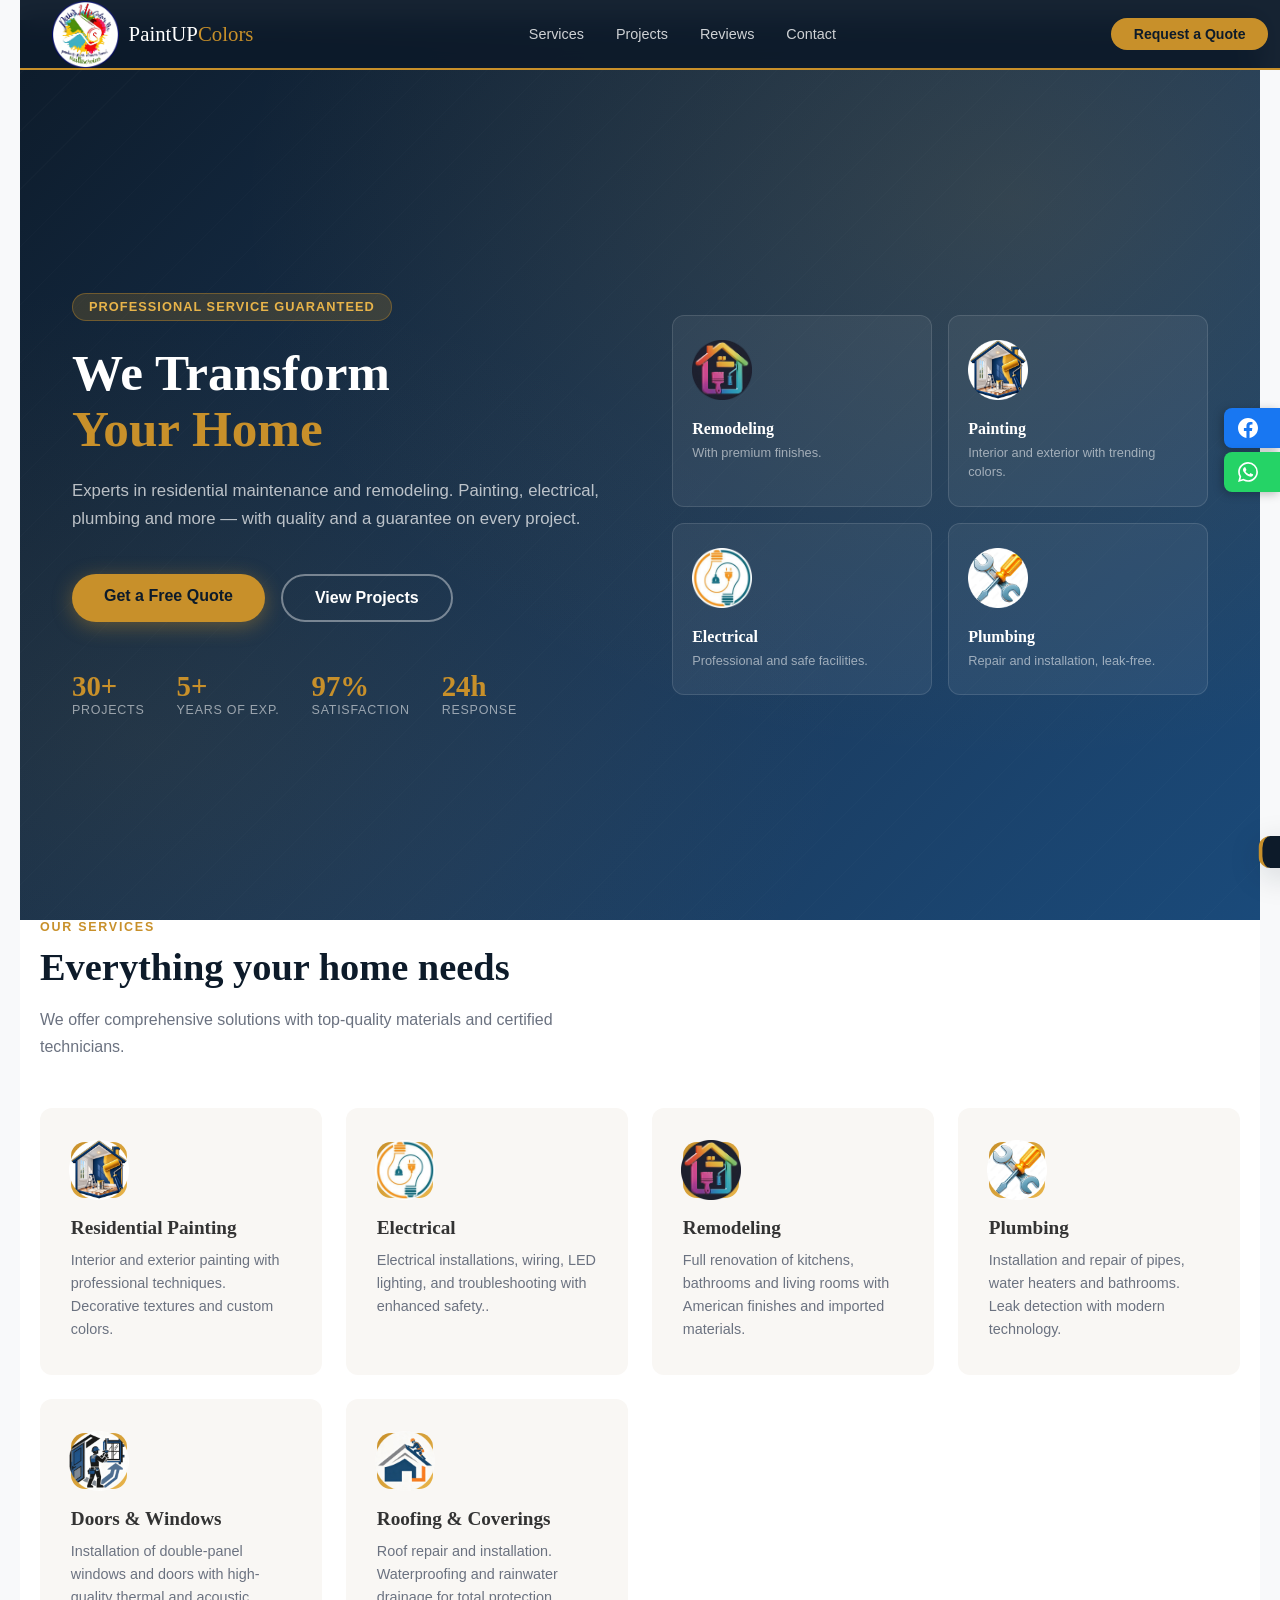
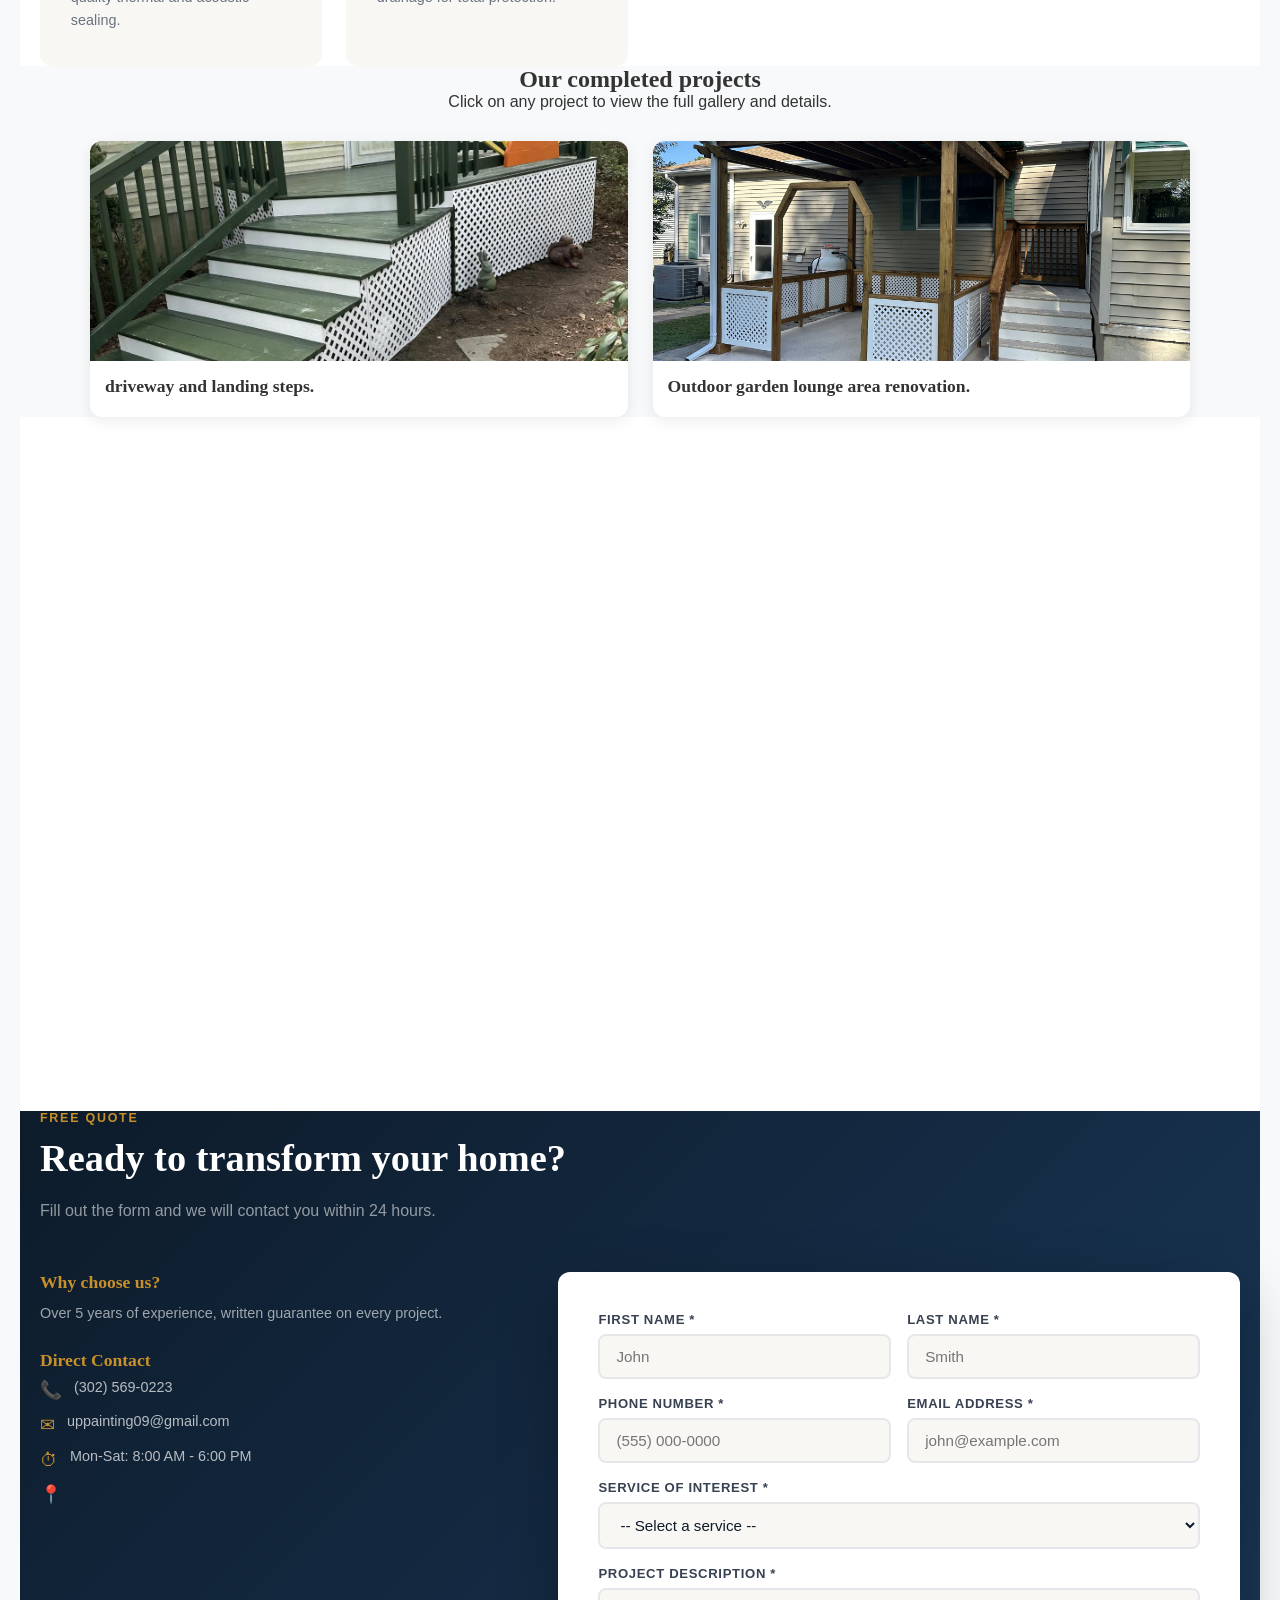
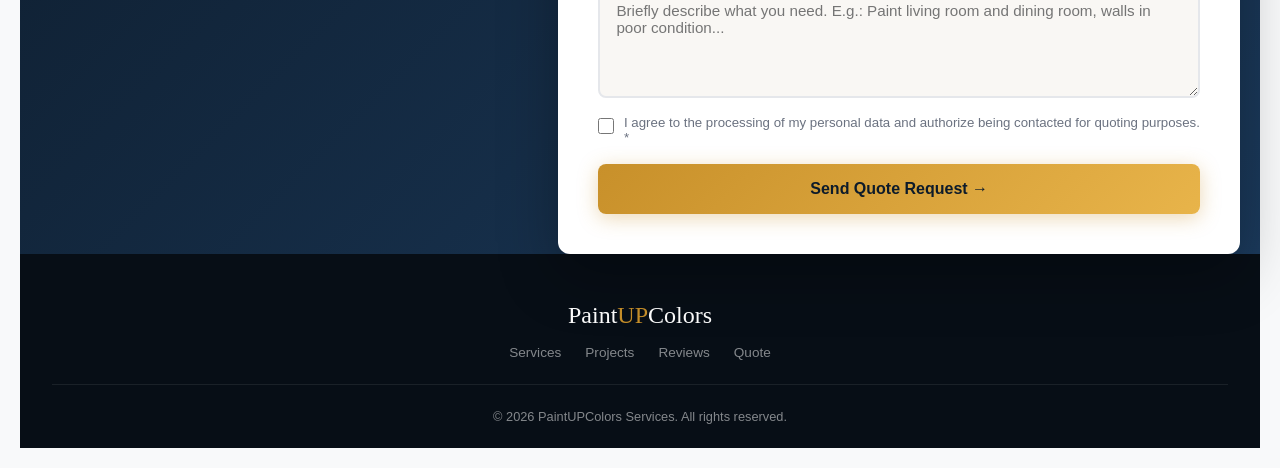
<file: index.html>
<!DOCTYPE html>
<html lang="en">
<head>
  <meta charset="UTF-8"/>
  <meta name="viewport" content="width=device-width, initial-scale=1.0"/>
  <title>pruebasPaintUPColorsllc</title>

  <!-- ============================================================
    SECURITY HEADERS (via <meta> tags)
    Note: For maximum protection, also add these as HTTP headers
    in your server config (Apache .htaccess, Nginx, Cloudflare, etc.)
  ============================================================ -->

  <!-- Content Security Policy: only allow resources from your own domain + trusted CDNs -->
  <meta http-equiv="Content-Security-Policy"
        content="default-src 'self';
                 script-src 'self' 'unsafe-inline' https://www.google.com https://www.gstatic.com https://web3forms.com https://hcaptcha.com https://*.hcaptcha.com;
                 style-src 'self' 'unsafe-inline' https://fonts.googleapis.com https://hcaptcha.com https://*.hcaptcha.com;
                 font-src 'self' https://fonts.gstatic.com;
                 img-src 'self' data: https:;
                 connect-src 'self' https://api.web3forms.com https://hcaptcha.com https://*.hcaptcha.com;
                 frame-src https://www.google.com https://hcaptcha.com https://*.hcaptcha.com;
                 object-src 'none';
                 base-uri 'self';
                 form-action 'self' https://api.web3forms.com;">

  <!-- Prevents browsers from guessing (sniffing) content types -->
  <meta http-equiv="X-Content-Type-Options" content="nosniff"/>

  <!-- Prevents your site from being embedded in iframes (clickjacking protection) -->
  <meta http-equiv="X-Frame-Options" content="DENY"/>

  <!-- Controls how much referrer info is sent when navigating away -->
  <meta name="referrer" content="strict-origin-when-cross-origin"/>

  <!-- Disables browser features not needed by this site -->
  <meta http-equiv="Permissions-Policy"
        content="geolocation=(), microphone=(), camera=(), payment=()"/>
		
  <link rel="icon" type="image/x-icon" href="logoPaint.ico">
  <link rel="preconnect" href="https://fonts.googleapis.com"/>
  <link href="https://fonts.googleapis.com/css2?family=Playfair+Display:wght@700;900&family=DM+Sans:wght@300;400;500;600&display=swap" rel="stylesheet"/>
  <link rel="stylesheet" href="./css/style.css">
</head>
<body>

<!-- NAV -->
<nav>
  <div class="nlogo">
    <img src="./img/logoPaint.png" alt="PaintUPColors Logo" style="width: 67px; height: auto;"/>
    <span class="nlogo-t">PaintUP<span class="nlogo-a">Colors</span></span>
  </div>
  <ul class="nlinks">
    <li><a href="#services">Services</a></li>
    <li><a href="#projects">Projects</a></li>
    <li><a href="#reviews">Reviews</a></li>
    <li><a href="#quote">Contact</a></li>
  </ul>
  <a href="#quote" class="ncta">Request a Quote</a>
  <div class="ham" onclick="document.getElementById('mn').classList.toggle('open')" aria-label="Menu">
    <span></span><span></span><span></span>
  </div>
</nav>
<div class="mnav" id="mn">
  <a href="#services" onclick="document.getElementById('mn').classList.remove('open')">Services</a>
  <a href="#projects" onclick="document.getElementById('mn').classList.remove('open')">Projects</a>
  <a href="#reviews"  onclick="document.getElementById('mn').classList.remove('open')">Reviews</a>
  <a href="#quote"    onclick="document.getElementById('mn').classList.remove('open')">Quote</a>
</div>

<!-- HERO -->
<section id="hero">
  <div class="hi">
    <div>
      <span class="hbadge">Professional Service Guaranteed</span>
      <h1 class="htitle">We Transform<span class="haccent">Your Home</span></h1>
      <p class="hsub">Experts in residential maintenance and remodeling. Painting, electrical, plumbing and more — with quality and a guarantee on every project.</p>
      <div class="hbtns">
        <a href="#quote" class="btn1">Get a Free Quote</a>
        <a href="#projects" class="btn2">View Projects</a>
      </div>
      <div class="hstats">
        <div><div class="snum">30+</div><div class="slbl">Projects</div></div>
        <div><div class="snum">5+</div><div class="slbl">Years of exp.</div></div>
        <div><div class="snum">97%</div><div class="slbl">Satisfaction</div></div>
        <div><div class="snum">24h</div><div class="slbl">Response</div></div>
      </div>
    </div>
    <div class="hcards">
      <div class="hcard"><div class="hcicon">
		<img src="./img/remodelacion.png" alt="remodelacion" style="width: 60px; height: auto;"/>
	</div><h4>Remodeling</h4><p>With premium finishes.</p></div>
      <div class="hcard"><div class="hcicon">
		<img src="./img/painting.png" alt="remodelacion" style="width: 60px; height: auto;"/>
	  </div><h4>Painting</h4><p>Interior and exterior with trending colors.</p></div>
      <div class="hcard"><div class="hcicon">
		<img src="./img/electrical.png" alt="painting" style="width: 60px; height: auto;"/>
	  </div><h4>Electrical</h4><p>Professional and safe facilities.</p></div>
      <div class="hcard"><div class="hcicon">
		<img src="./img/reparacion.png" alt="Electrical" style="width: 60px; height: auto;"/>
	  </div><h4>Plumbing</h4><p>Repair and installation, leak-free.</p></div>
    </div>
  </div>
</section>

<!-- SERVICES -->
<section id="services">
  <div class="cnt">
    <p class="slabel reveal">Our Services</p>
    <h2 class="stitle reveal">Everything your home needs</h2>
    <p class="ssub reveal">We offer comprehensive solutions with top-quality materials and certified technicians.</p>
    <div class="sgrid">
      <div class="scard reveal"><div class="sicon">
		<img src="./img/painting.png" alt="remodelacion" style="width: 60px; height: auto;"/>
	  </div><h3>Residential Painting</h3><p>Interior and exterior painting with professional techniques. Decorative textures and custom colors.</p></div>
      <div class="scard reveal"><div class="sicon">
		<img src="./img/electrical.png" alt="painting" style="width: 60px; height: auto;"/>
	  </div><h3>Electrical</h3><p>Electrical installations, wiring, LED lighting, and troubleshooting with enhanced safety..</p></div>
      <div class="scard reveal"><div class="sicon">
		<img src="./img/remodelacion.png" alt="remodelacion" style="width: 60px; height: auto;"/>
	  </div><h3>Remodeling</h3><p>Full renovation of kitchens, bathrooms and living rooms with American finishes and imported materials.</p></div>
      <div class="scard reveal"><div class="sicon">
		<img src="./img/reparacion.png" alt="Electrical" style="width: 60px; height: auto;"/>
	  </div><h3>Plumbing</h3><p>Installation and repair of pipes, water heaters and bathrooms. Leak detection with modern technology.</p></div>
      <div class="scard reveal"><div class="sicon">
		<img src="./img/ventanas.png" alt="Windows" style="width: 60px; height: auto;"/>
	  </div><h3>Doors &amp; Windows</h3><p>Installation of double-panel windows and doors with high-quality thermal and acoustic sealing.</p></div>
      <div class="scard reveal"><div class="sicon">
		<img src="./img/techos.png" alt="techos" style="width: 60px; height: auto;"/>
	  </div><h3>Roofing &amp; Coverings</h3><p>Roof repair and installation. Waterproofing and rainwater drainage for total protection.</p></div>
    </div>
  </div>
</section>




  <section class="portfolio-section">
    <h2>Our completed projects</h2>
    <p>Click on any project to view the full gallery and details.</p>

    <!-- Contenedor principal de proyectos -->
    <div class="portfolio-grid">

      <!-- Proyecto 1 -->
      <div class="project-card" 
           data-title="Proyect" 
           data-description="Changes were made to the parking area, and the main entrance of the house was remodeled."
		   
        data-images="./img/proyecto1/imagen1.jpeg,./img/proyecto1/imagen3.jpeg,./img/proyecto1/imagen5.jpeg,./img/proyecto1/imagen6.jpeg,./img/proyecto1/imagen7.jpeg,./img/proyecto1/imagen8.jpeg,./img/proyecto1/imagen4.jpeg">
		   
        <div class="card-image">
          <img src="./img/proyecto1/imagen9.jpeg" alt="Proyecto 1">
          <div class="overlay">
		  
	    <span>Ver Proyecto Completo</span>
          </div>
        </div>
        <div class="card-info">
          <h3>driveway and landing steps.</h3>
          <!--<p>Changes were made to the parking area, and the main entrance of the house was remodeled.</p>-->
        </div>
      </div>

      <!-- Proyecto 2 -->
     
	  <div class="project-card" 
           data-title="Proyect" 
           data-description="Outdoor garden lounge area renovation."
		   
        data-images="./img/proyectTwo/imagen5.jpeg,./img/proyectTwo/imagen6.jpeg,./img/proyectTwo/imagen7.jpeg,./img/proyectTwo/imagen8.jpeg,./img/proyectTwo/imagen10.jpeg">
		   
        <div class="card-image">
          <img src="./img/proyectTwo/imagen7.jpeg" alt="Proyecto 2">
          <div class="overlay">
		  
	    <span>Ver Proyecto Completo</span>
          </div>
        </div>
        <div class="card-info">
          <h3>Outdoor garden lounge area renovation.</h3>
          <!--<p>Changes were made to the parking area, and the main entrance of the house was remodeled.</p>-->
        </div>
      </div>

    </div>
  </section>

  <!-- Ventana Modal (Se abre al hacer clic en un proyecto) -->
  <div id="projectModal" class="modal">
    <div class="modal-content">
      <span class="close-btn">&times;</span>
      <h2 id="modalTitle">Título del Proyecto</h2>
      <p id="modalDescription">Descripción del trabajo realizado...</p>
      
      <!-- Galería interna del proyecto seleccionado -->
      <div class="modal-gallery" id="modalGallery">
        <!-- Aquí JavaScript insertará las fotos del proyecto -->
      </div>
    </div>
  </div>

<!-- CAROUSEL--> 
<!--<section id="projects">
  <div class="cnt">
    <p class="slabel reveal">Completed Projects</p>
    <h2 class="stitle reveal">Our work speaks for itself</h2>
    <p class="ssub reveal">Every project is unique. Here are some of our most recent completed works.</p>
    <div class="cwrap reveal">
      <button class="cbtn prev" id="btnP" aria-label="Previous">&#8592;</button>
      <div class="couter">
        <div class="ctrack" id="ctr">
          <!-- Slide 1 
          <div class="svis sv1">
            <div class="sinner" id="si1">
              <div class="sframe" style="background-image: url('./img/proyectTwo/imagen1.jpeg')"></div>
              <div class="sframe" style="background-image: url('./img/proyectTwo/imagen3.jpeg')"></div>
              <div class="sframe" style="background-image: url('./img/proyectTwo/imagen4.jpeg')"></div>
            </div>
            <div class="sph"><div class="sphi"></div><h3>Renovated Living Room</h3><p></p></div>
          </div>

          <!-- Slide 2 
          <div class="svis sv2">
            <div class="sinner" id="si2">
              <div class="sframe" style="background-image: url('./img/proyectOne/imagen2.jpeg')"></div>
              <div class="sframe" style="background-image: url('./img/proyectOne/imagen6.jpeg')"></div>
              <div class="sframe" style="background-image: url('./img/proyectOne/imagen10.jpeg')"></div>
            </div>
            <div class="sph"><div class="sphi"></div><h3>American Kitchen</h3><p></p></div>
          </div>

          <!-- Slide 3 
          <div class="svis sv3">
            <div class="sinner" id="si3">
              <div class="sframe" style="background-image: url('./img/proyectOne/imagen3.jpeg')"></div>
              <div class="sframe" style="background-image: url('./img/proyectOne/imagen7.jpeg')"></div>
              <div class="sframe" style="background-image: url('./img/proyectOne/imagen11.jpeg')"></div>
            </div>
            <div class="sph"><div class="sphi"></div><h3>Electrical Panel</h3><p></p></div>
          </div>

          <!-- Slide 4 
          <div class="svis sv4">
            <div class="sinner" id="si4">
              <div class="sframe" style="background-image: url('./img/proyectOne/imagen4.jpeg')"></div>
              <div class="sframe" style="background-image: url('./img/proyectOne/imagen8.jpeg')"></div>
              <div class="sframe" style="background-image: url('./img/proyectOne/imagen12.jpeg')"></div>
            </div>
            <!--<div class="sph"><div class="sphi"></div><h3>Master Bathroom</h3><p>San Antonio, TX</p></div>
          </div>
        </div>
      </div>
      <button class="cbtn next" id="btnN" aria-label="Next">&#8594;</button>
    </div>
    <div class="cdots" id="cdots"></div>
  </div>
</section>
-->

<!-- REVIEWS -->
<section id="reviews">
  <div class="cnt">
    <p class="slabel reveal">Customer Reviews</p>
    <h2 class="stitle reveal">What our clients say</h2>
    <p class="ssub reveal">Our clients' satisfaction is our best recommendation.</p>
    <div class="rgrid" id="rGrid">
      
    </div>
    <div class="addrev reveal">
      <h3>Did we work with you? Leave your review!</h3>
      <!-- Review form: sanitized with JS before display (see script below) -->
      <form id="revForm" novalidate>
        <div class="rfrow">
          <div class="fg">
            <label for="rNm">Full name *</label>
            <input type="text" id="rNm" placeholder="Your name" autocomplete="name" maxlength="80"/>
            <span class="emsg" id="rNmE">Please enter your name.</span>
          </div>
          <div class="fg">
            <label for="rCt">City</label>
            <input type="text" id="rCt" placeholder="City, State" maxlength="60"/>
          </div>
        </div>
        <div class="fg">
          <label>Rating *</label>
          <div class="srate">
            <input type="radio" name="rat" id="s5" value="5"/><label for="s5">&#9733;</label>
            <input type="radio" name="rat" id="s4" value="4"/><label for="s4">&#9733;</label>
            <input type="radio" name="rat" id="s3" value="3"/><label for="s3">&#9733;</label>
            <input type="radio" name="rat" id="s2" value="2"/><label for="s2">&#9733;</label>
            <input type="radio" name="rat" id="s1" value="1"/><label for="s1">&#9733;</label>
          </div>
          <span class="emsg" id="rRtE">Please select a rating.</span>
        </div>
        <div class="fg">
          <label for="rTx">Your review *</label>
          <textarea id="rTx" rows="3" placeholder="Tell us about your experience..." maxlength="600"></textarea>
          <span class="emsg" id="rTxE">Please write your review (minimum 20 characters).</span>
        </div>
        <button type="submit" class="btn1" style="border:none;cursor:pointer;padding:.8rem 2rem;font-family:inherit;font-size:.95rem;border-radius:50px;">Post Review</button>
      </form>
    </div>
  </div>
</section>

<!-- QUOTE -->
<section id="quote">
  <div class="cnt">
    <p class="slabel reveal">Free Quote</p>
    <h2 class="stitle reveal">Ready to transform your home?</h2>
    <p class="ssub reveal">Fill out the form and we will contact you within 24 hours.</p>
    <div class="qgrid">
      <div class="qinfo reveal">
        <h3>Why choose us?</h3>
        <p>Over 5 years of experience, written guarantee on every project.</p>
        <h3>Direct Contact</h3>
        <div class="ci"><span class="ico">&#128222;</span><span>(302) 569-0223</span></div>
        <!-- Email obfuscated to prevent scraping by bots -->
        <div class="ci"><span class="ico">&#9993;</span><span id="contactEmail"></span></div>
        <div class="ci"><span class="ico">&#9201;</span><span>Mon-Sat: 8:00 AM - 6:00 PM</span></div>
        <div class="ci"><span class="ico">&#128205;</span><span></span></div>
      </div>
      <div class="reveal">
        <div class="fcard">
          <form id="qForm" novalidate autocomplete="on">
            <input type="hidden" name="access_key" value="3f475c43-5373-4c9e-8852-2e48e2577eed"/>
            <input type="hidden" name="subject" value="New Quote Request - PaintUPColors"/>
            <input type="hidden" name="from_name" value="PaintUPColors Web"/>
            <!-- Honeypot field: bots fill this, humans don't see it -->
            <input type="checkbox" name="botcheck" style="display:none;" tabindex="-1" autocomplete="off"/>
            <div class="frow">
              <div class="fg">
                <label for="qFn">First Name *</label>
                <input type="text" id="qFn" name="firstName" placeholder="John" autocomplete="given-name" maxlength="50"/>
                <span class="emsg" id="qFnE">Please enter your first name.</span>
              </div>
              <div class="fg">
                <label for="qLn">Last Name *</label>
                <input type="text" id="qLn" name="lastName" placeholder="Smith" autocomplete="family-name" maxlength="50"/>
                <span class="emsg" id="qLnE">Please enter your last name.</span>
              </div>
            </div>
            <div class="frow">
              <div class="fg">
                <label for="qPh">Phone Number *</label>
                <input type="tel" id="qPh" name="phone" placeholder="(555) 000-0000" autocomplete="tel" maxlength="20"/>
                <span class="emsg" id="qPhE">Please enter a valid phone number.</span>
              </div>
              <div class="fg">
                <label for="qEm">Email Address *</label>
                <input type="email" id="qEm" name="email" placeholder="john@example.com" autocomplete="email" maxlength="100"/>
                <span class="emsg" id="qEmE">Please enter a valid email address.</span>
              </div>
            </div>
            <div class="fg">
              <label for="qSv">Service of Interest *</label>
              <select id="qSv" name="service">
                <option value="">-- Select a service --</option>
                <option value="Interior/Exterior Painting">Interior / Exterior Painting</option>
                <option value="Electrical">Electrical</option>
                <option value="Home Remodeling">Home Remodeling</option>
                <option value="Plumbing">Plumbing</option>
                <option value="Roofing and Coverings">Roofing &amp; Coverings</option>
                <option value="Doors and Windows">Doors &amp; Windows</option>
                <option value="Multiple Services">Multiple Services</option>
              </select>
              <span class="emsg" id="qSvE">Please select a service.</span>
            </div>
            <div class="fg">
              <label for="qDs">Project Description *</label>
              <textarea id="qDs" name="description" placeholder="Briefly describe what you need. E.g.: Paint living room and dining room, walls in poor condition..." maxlength="1000"></textarea>
              <span class="emsg" id="qDsE">Minimum 20 characters required.</span>
            </div>
            <div class="fchk">
              <input type="checkbox" id="qPv"/>
              <label for="qPv">I agree to the processing of my personal data and authorize being contacted for quoting purposes. *</label>
            </div>
            <span class="emsg" id="qPvE" style="margin-bottom:.8rem;">You must agree to continue.</span>
            <!-- hCaptcha (integracion oficial de Web3Forms, sin keys propias) -->
            <div class="h-captcha" data-captcha="true" data-lang="en" style="margin-bottom:.8rem;"></div>
            <span class="emsg" id="qCpE" style="margin-bottom:.8rem;">Please complete the captcha.</span>
            <button type="submit" class="subbtn" id="qSub">Send Quote Request &#8594;</button>
          </form>
          <div class="fsuc" id="qSuc">
            <div class="fsicon">&#9989;</div>
            <h3>Request Sent!</h3>
            <p>Thank you. We will contact you within 24 business hours to coordinate your quote.</p>
          </div>
        </div>
      </div>
    </div>
  </div>
</section>

<!-- FOOTER -->
<footer>
  <div class="flogo">Paint<span class="fac">UP</span>Colors</div>
  <div class="flinks">
    <a href="#services">Services</a>
    <a href="#projects">Projects</a>
    <a href="#reviews">Reviews</a>
    <a href="#quote">Quote</a>
  </div>
  <hr class="fdiv"/>
  <p class="fcp">&copy; 2026 PaintUPColors Services. All rights reserved.</p>
</footer>

<!-- SOCIAL FLOAT -->
<div class="sfloat">
  <a href="https://www.facebook.com/share/1Ah6spmbsA/" target="_blank" rel="noopener noreferrer" class="sfbtn sffb" aria-label="Facebook">
    <svg viewBox="0 0 24 24" fill="currentColor"><path d="M24 12.073C24 5.405 18.627 0 12 0S0 5.405 0 12.073C0 18.1 4.388 23.094 10.125 24v-8.437H7.078v-3.49h3.047V9.41c0-3.025 1.792-4.697 4.533-4.697 1.312 0 2.686.236 2.686.236v2.97h-1.513c-1.491 0-1.956.93-1.956 1.884v2.25h3.328l-.532 3.49h-2.796V24C19.612 23.094 24 18.1 24 12.073z"/></svg>
    <span>Facebook</span>
  </a>
  <!--<a href="https://www.instagram.com/prohomeservices" target="_blank" rel="noopener noreferrer" class="sfbtn sfig" aria-label="Instagram">
    <svg viewBox="0 0 24 24" fill="currentColor"><path d="M12 2.163c3.204 0 3.584.012 4.85.07 3.252.148 4.771 1.691 4.919 4.919.058 1.265.069 1.645.069 4.849 0 3.205-.012 3.584-.069 4.849-.149 3.225-1.664 4.771-4.919 4.919-1.266.058-1.644.07-4.85.07-3.204 0-3.584-.012-4.849-.07-3.26-.149-4.771-1.699-4.919-4.92-.058-1.265-.07-1.644-.07-4.849 0-3.204.013-3.583.07-4.849.149-3.227 1.664-4.771 4.919-4.919 1.266-.057 1.645-.069 4.849-.069zM12 0C8.741 0 8.333.014 7.053.072 2.695.272.273 2.69.073 7.052.014 8.333 0 8.741 0 12c0 3.259.014 3.668.072 4.948.2 4.358 2.618 6.78 6.98 6.98C8.333 23.986 8.741 24 12 24c3.259 0 3.668-.014 4.948-.072 4.354-.2 6.782-2.618 6.979-6.98.059-1.28.073-1.689.073-4.948 0-3.259-.014-3.667-.072-4.947-.196-4.354-2.617-6.78-6.979-6.98C15.668.014 15.259 0 12 0zm0 5.838a6.162 6.162 0 100 12.324 6.162 6.162 0 000-12.324zM12 16a4 4 0 110-8 4 4 0 010 8zm6.406-11.845a1.44 1.44 0 100 2.881 1.44 1.44 0 000-2.881z"/></svg>
    <span>Instagram</span>
  </a>-->
  <a href="https://wa.me/+13025690223" target="_blank" rel="noopener noreferrer" class="sfbtn sfwa" aria-label="WhatsApp">
    <svg viewBox="0 0 24 24" fill="currentColor"><path d="M17.472 14.382c-.297-.149-1.758-.867-2.03-.967-.273-.099-.471-.148-.67.15-.197.297-.767.966-.94 1.164-.173.199-.347.223-.644.075-.297-.15-1.255-.463-2.39-1.475-.883-.788-1.48-1.761-1.653-2.059-.173-.297-.018-.458.13-.606.134-.133.298-.347.446-.52.149-.174.198-.298.298-.497.099-.198.05-.371-.025-.52-.075-.149-.669-1.612-.916-2.207-.242-.579-.487-.5-.669-.51-.173-.008-.371-.01-.57-.01-.198 0-.52.074-.792.372-.272.297-1.04 1.016-1.04 2.479 0 1.462 1.065 2.875 1.213 3.074.149.198 2.096 3.2 5.077 4.487.709.306 1.262.489 1.694.625.712.227 1.36.195 1.871.118.571-.085 1.758-.719 2.006-1.413.248-.694.248-1.289.173-1.413-.074-.124-.272-.198-.57-.347m-5.421 7.403h-.004a9.87 9.87 0 01-5.031-1.378l-.361-.214-3.741.982.998-3.648-.235-.374a9.86 9.86 0 01-1.51-5.26c.001-5.45 4.436-9.884 9.888-9.884 2.64 0 5.122 1.03 6.988 2.898a9.825 9.825 0 012.893 6.994c-.003 5.45-4.437 9.884-9.885 9.884m8.413-18.297A11.815 11.815 0 0012.05 0C5.495 0 .16 5.335.157 11.892c0 2.096.547 4.142 1.588 5.945L.057 24l6.305-1.654a11.882 11.882 0 005.683 1.448h.005c6.554 0 11.89-5.335 11.893-11.893a11.821 11.821 0 00-3.48-8.413z"/></svg>
    <span>WhatsApp</span>
  </a>
</div>

<!-- Toast notification element required by app.js -->
<div id="toast"></div>

<!-- Email obfuscation: assembled by JS so bots can't scrape it from the HTML -->
<script>
  (function(){
    var el = document.getElementById('contactEmail');
    if (!el) return;
    <!--var e = 'uppainting09' + '@' + 'gmail' + '.' + 'com';-->
	var e = 'uppainting09' + '@' + 'gmail' + '.' + 'com';
    var a = document.createElement('a');
    a.href = 'mailto:' + e;
    a.textContent = e;
    el.appendChild(a);
  })();
</script>

<script src="https://web3forms.com/client/script.js" async defer></script>
<script src="./js/app.js"></script>
</body>
</html>
</file>
<file: css/style.css>
*,*::before,*::after{box-sizing:border-box;margin:0;padding:0}
:root{
  --navy:#0d1b2a;--steel:#1b3a5c;--gold:#c8902a;--glt:#e8b44a;
  --white:#1E90FF;--gray:#6b7280;--light:#f9f7f4;
  --danger:#dc2626;--success:#16a34a;
  --r:12px;--sh:0 8px 32px rgba(13,27,42,.15)
}
html{scroll-behavior:smooth}
body{font-family:'DM Sans',sans-serif;background:var(--light);color:var(--navy);overflow-x:hidden}
h1,h2,h3,h4{font-family:'Playfair Display',serif}
a{text-decoration:none;color:inherit}

.nlogo-img {
  height: 104px;        /* Adjust height to your liking */
  width: auto;         /* Keeps the original proportions */
  object-fit: contain;
  background: #f1f3f5;
  border-radius: 26px;  /* Optional: slightly rounded corners */
}

/* NAV */
nav{position:fixed;top:0;width:100%;z-index:999;background:rgba(13,27,42,.96);backdrop-filter:blur(12px);
  padding:0 2rem;display:flex;align-items:center;justify-content:space-between;height:70px;
  border-bottom:2px solid var(--gold)}
.nlogo{display:flex;align-items:center;gap:.6rem}
.nlogo-t{font-family:'Playfair Display',serif;font-size:1.3rem;color:#fff}
.nlogo-a{color:var(--gold)}
.nlinks{display:flex;gap:2rem;list-style:none}
.nlinks a{color:rgba(255,255,255,.8);font-size:.9rem;font-weight:500;transition:color .25s}
.nlinks a:hover{color:var(--gold)}
.ncta{background:var(--gold);color:var(--navy);padding:.5rem 1.4rem;border-radius:50px;
  font-weight:600;font-size:.88rem;transition:background .25s,transform .2s}
.ncta:hover{background:var(--glt);transform:translateY(-1px)}
.ham{display:none;flex-direction:column;gap:5px;cursor:pointer}
.ham span{width:24px;height:2px;background:#fff}
.mnav{display:none;position:fixed;top:70px;left:0;right:0;z-index:998;
  background:rgba(13,27,42,.98);padding:1.5rem 2rem;
  flex-direction:column;gap:1.2rem;border-bottom:2px solid var(--gold)}
.mnav.open{display:flex}
.mnav a{color:rgba(255,255,255,.8);font-size:1.05rem;font-weight:500}

/* HERO */
#hero{min-height:100vh;
  background:linear-gradient(135deg,var(--navy) 0%,var(--steel) 60%,#1a4a7a 100%);
  display:flex;align-items:center;position:relative;overflow:hidden;padding-top:70px}
#hero::before{content:'';position:absolute;inset:0;
  background:radial-gradient(ellipse at 80% 20%,rgba(200,144,42,.15) 0%,transparent 55%),
  radial-gradient(ellipse at 10% 80%,rgba(200,144,42,.08) 0%,transparent 45%)}
#hero::after{content:'';position:absolute;inset:0;
  background-image:repeating-linear-gradient(-45deg,transparent,transparent 40px,
  rgba(255,255,255,.015) 40px,rgba(255,255,255,.015) 41px)}
.hi{position:relative;z-index:1;max-width:1200px;margin:auto;padding:4rem 2rem;
  display:grid;grid-template-columns:1fr 1fr;gap:4rem;align-items:center}
.hbadge{display:inline-flex;align-items:center;gap:.5rem;
  background:rgba(200,144,42,.2);border:1px solid rgba(200,144,42,.4);
  color:var(--glt);font-size:.8rem;font-weight:600;letter-spacing:.08em;
  text-transform:uppercase;padding:.35rem 1rem;border-radius:50px;margin-bottom:1.5rem;
  animation:fadeUp .7s ease both}
.htitle{font-size:clamp(2.4rem,4vw,3.8rem);line-height:1.1;color:#fff;margin-bottom:1.2rem;
  animation:fadeUp .7s .1s ease both}
.haccent{color:var(--gold);display:block}
.hsub{color:rgba(255,255,255,.7);font-size:1.05rem;line-height:1.7;margin-bottom:2.5rem;
  animation:fadeUp .7s .2s ease both}
.hbtns{display:flex;gap:1rem;flex-wrap:wrap;animation:fadeUp .7s .3s ease both}
.btn1{background:var(--gold);color:var(--navy);padding:.85rem 2rem;border-radius:50px;
  font-weight:700;font-size:1rem;transition:background .25s,transform .2s,box-shadow .25s;
  box-shadow:0 4px 20px rgba(200,144,42,.4)}
.btn1:hover{background:var(--glt);transform:translateY(-2px)}
.btn2{border:2px solid rgba(255,255,255,.4);color:#fff;padding:.83rem 2rem;border-radius:50px;
  font-weight:600;font-size:1rem;transition:border-color .25s,background .25s}
.btn2:hover{border-color:var(--gold);background:rgba(200,144,42,.1)}
.hstats{display:flex;gap:2rem;margin-top:3rem;flex-wrap:wrap;animation:fadeUp .7s .4s ease both}
.snum{font-family:'Playfair Display',serif;font-size:1.8rem;color:var(--gold);font-weight:900}
.slbl{font-size:.78rem;color:rgba(255,255,255,.55);text-transform:uppercase;letter-spacing:.06em}
.hcards{display:grid;grid-template-columns:1fr 1fr;gap:1rem;animation:fadeUp .7s .2s ease both}
.hcard{background:rgba(255,255,255,.06);border:1px solid rgba(255,255,255,.12);
  backdrop-filter:blur(8px);border-radius:var(--r);padding:1.5rem 1.2rem;
  transition:background .3s,transform .3s,border-color .3s}
.hcard:hover{background:rgba(200,144,42,.12);border-color:rgba(200,144,42,.4);transform:translateY(-4px)}
.hcicon{font-size:2rem;margin-bottom:.8rem}
.hcard h4{color:#fff;font-size:1rem;margin-bottom:.3rem}
.hcard p{color:rgba(255,255,255,.55);font-size:.8rem;line-height:1.5}

/* COMMON */s
section{padding:6rem 2rem}
.slabel{font-size:.78rem;font-weight:700;letter-spacing:.14em;text-transform:uppercase;
  color:var(--gold);margin-bottom:.6rem}
.stitle{font-size:clamp(1.8rem,3vw,2.8rem);color:var(--navy);line-height:1.2;margin-bottom:1rem}
.ssub{color:var(--gray);font-size:1rem;line-height:1.7;max-width:560px}
.cnt{max-width:1200px;margin:auto}

/* SERVICES */
#services{background:#fff}
.sgrid{display:grid;grid-template-columns:repeat(auto-fit,minmax(260px,1fr));gap:1.5rem;margin-top:3rem}
.scard{background:var(--light);border:2px solid transparent;border-radius:var(--r);
  padding:2rem 1.8rem;transition:border-color .3s,transform .3s,box-shadow .3s;
  position:relative;overflow:hidden}
.scard::after{content:'';position:absolute;bottom:0;left:0;right:0;height:3px;
  background:var(--gold);transform:scaleX(0);transform-origin:left;transition:transform .3s}
.scard:hover{border-color:rgba(200,144,42,.25);transform:translateY(-6px);box-shadow:var(--sh)}
.scard:hover::after{transform:scaleX(1)}
.sicon{width:56px;height:56px;border-radius:14px;
  background:linear-gradient(135deg,var(--gold),var(--glt));
  display:flex;align-items:center;justify-content:center;font-size:1.5rem;margin-bottom:1.2rem}
.scard h3{font-size:1.2rem;margin-bottom:.6rem}
.scard p{color:var(--gray);font-size:.9rem;line-height:1.6}

/* CAROUSEL */
#projects{background:var(--navy);overflow:hidden}
#projects .stitle{color:#fff}
#projects .ssub{color:rgba(255,255,255,.5)}
.cwrap{position:relative;margin-top:3rem;display:flex;align-items:center}
.couter{overflow:hidden;width:100%;border-radius:var(--r)}
.ctrack{display:flex;transition:transform .5s cubic-bezier(.4,0,.2,1)}
.cslide{min-width:100%;position:relative}
.svis {
  width: 100%;
  height: 480px;
  border-radius: var(--r);
  display: flex;
  align-items: center;
  justify-content: center;
  position: relative;
  overflow: hidden;
}

/* Tablet */
@media (max-width: 768px) {
  .svis { height: 320px; }
}

/* Móvil */
@media (max-width: 480px) {
  .svis { height: 220px; }
}

.sinner {
  position: absolute;
  top: 0; left: 0;
  display: flex;
  width: 100%;
  height: 100%;
  transition: transform 0.8s ease-in-out;
}

.sframe {
  min-width: 100%;
  height: 100%;
  background-size: cover;
  background-position: center;
}

/* Fallback de color si la imagen no carga */
.sv1 .sframe { background-color: #2d6a4f; }
.sv2 .sframe { background-color: #1d3461; }
.sv3 .sframe { background-color: #7b2d00; }
.sv4 .sframe { background-color: #4a2c6a; }

.sph{text-align:center}
.sph .sphi{font-size:5rem;opacity:.7;margin-bottom:1rem}
.sph h3{color:rgba(255,255,255,.9);font-size:1.8rem;margin-bottom:.4rem}
.sph p{color:rgba(255,255,255,.55)}
.ccap{position:absolute;bottom:0;left:0;right:0;
  background:linear-gradient(to top,rgba(13,27,42,.85),transparent);
  padding:2rem 2rem 1.5rem;border-radius:0 0 var(--r) var(--r)}
.ctag{display:inline-block;background:var(--gold);color:var(--navy);
  font-size:.72rem;font-weight:700;padding:.2rem .7rem;border-radius:50px;
  text-transform:uppercase;letter-spacing:.06em;margin-bottom:.5rem}
.ccap h3{color:#fff;font-size:1.4rem}
.ccap p{color:rgba(255,255,255,.65);font-size:.9rem}
.cbtn{position:absolute;top:50%;transform:translateY(-50%);
  background:rgba(255,255,255,.12);border:2px solid rgba(255,255,255,.25);
  color:#fff;width:48px;height:48px;border-radius:50%;cursor:pointer;z-index:10;
  transition:background .25s,border-color .25s;
  display:flex;align-items:center;justify-content:center;font-size:1.2rem}
.cbtn:hover{background:var(--gold);border-color:var(--gold);color:var(--navy)}
.cbtn.prev{left:-24px}
.cbtn.next{right:-24px}
.cdots{display:flex;gap:.5rem;justify-content:center;margin-top:1.5rem}
.cdot{width:8px;height:8px;border-radius:50%;background:rgba(255,255,255,.25);
  cursor:pointer;transition:background .25s,width .25s}
.cdot.on{background:var(--gold);width:24px;border-radius:4px}

/* REVIEWS / color de nuestros servicios*/
#reviews{background:#fff}
.rgrid{display:grid;grid-template-columns:repeat(auto-fit,minmax(280px,1fr));gap:1.5rem;margin-top:3rem}
.rcard{background:var(--light);border-radius:var(--r);padding:1.8rem;
  border:1px solid rgba(200,144,42,.12);transition:transform .3s,box-shadow .3s}
.rcard:hover{transform:translateY(-4px);box-shadow:var(--sh)}
.rq{font-size:3rem;color:var(--gold);line-height:1;margin-bottom:.5rem;font-family:Georgia,serif}
.rt{color:#374151;font-size:.95rem;line-height:1.7;margin-bottom:1.2rem;font-style:italic}
.ra{display:flex;align-items:center;gap:.75rem}
.rav{width:44px;height:44px;border-radius:50%;
  background:linear-gradient(135deg,var(--gold),var(--steel));
  display:flex;align-items:center;justify-content:center;
  font-weight:700;color:#fff;font-size:1rem;flex-shrink:0}
.rn{font-weight:600;font-size:.95rem}
.rl{font-size:.78rem;color:var(--gray)}
.stars{color:var(--gold);font-size:.9rem;letter-spacing:.05em;margin-bottom:.3rem}
.addrev{margin-top:4rem;background:var(--light);border-radius:var(--r);
  padding:2.5rem;border:1px solid rgba(200,144,42,.2)}
.addrev h3{font-size:1.4rem;margin-bottom:1.5rem}
.rfrow{display:grid;grid-template-columns:1fr 1fr;gap:1rem}
.srate{display:flex;flex-direction:row-reverse;justify-content:flex-end;gap:.25rem;margin-bottom:.5rem}
.srate input{display:none}
.srate label{font-size:1.8rem;cursor:pointer;color:#d1d5db;transition:color .2s}
.srate:hover label{color:var(--gold)}
.srate label:hover~label{color:#d1d5db}
.srate input:checked~label{color:var(--gold)}

/* QUOTE */
#quote{background:linear-gradient(135deg,var(--navy) 0%,var(--steel) 100%)}
#quote .stitle{color:#fff}
#quote .ssub{color:rgba(255,255,255,.55)}
.qgrid{display:grid;grid-template-columns:1fr 1.5fr;gap:4rem;align-items:start;margin-top:3rem}
.qinfo h3{color:var(--gold);font-size:1.1rem;margin-bottom:.5rem}
.qinfo p{color:rgba(255,255,255,.6);font-size:.9rem;line-height:1.7;margin-bottom:1.5rem}
.ci{display:flex;gap:.75rem;align-items:flex-start;margin-bottom:.75rem}
.ci .ico{color:var(--gold);font-size:1.1rem;margin-top:.1rem}
.ci span{color:rgba(255,255,255,.7);font-size:.9rem}
.fcard{background:#fff;border-radius:var(--r);padding:2.5rem;box-shadow:0 20px 60px rgba(0,0,0,.3)}
.frow{display:grid;grid-template-columns:1fr 1fr;gap:1rem}
.fg{display:flex;flex-direction:column;gap:.4rem;margin-bottom:1.1rem}
.fg label{font-size:.82rem;font-weight:600;color:#374151;text-transform:uppercase;letter-spacing:.05em}
.fg input,.fg select,.fg textarea{
  border:2px solid #e5e7eb;border-radius:8px;padding:.75rem 1rem;
  font-family:inherit;font-size:.95rem;color:var(--navy);
  background:var(--light);transition:border-color .25s,box-shadow .25s;outline:none;width:100%}
.fg input:focus,.fg select:focus,.fg textarea:focus{
  border-color:var(--gold);box-shadow:0 0 0 3px rgba(200,144,42,.15)}
.fg input.ferr,.fg select.ferr,.fg textarea.ferr{border-color:var(--danger)}
.fg input.fok,.fg select.fok,.fg textarea.fok{border-color:var(--success)}
.emsg{font-size:.78rem;color:var(--danger);display:none}
.emsg.on{display:block}
.fg textarea{resize:vertical;min-height:110px}
.fchk{display:flex;align-items:flex-start;gap:.6rem;margin-bottom:1.2rem}
.fchk input{width:16px;height:16px;margin-top:.15rem;accent-color:var(--gold);flex-shrink:0}
.fchk label{font-size:.83rem;color:var(--gray)}
.subbtn{width:100%;padding:1rem;border:none;
  background:linear-gradient(135deg,var(--gold),var(--glt));
  color:var(--navy);font-family:inherit;font-size:1rem;font-weight:700;
  border-radius:8px;cursor:pointer;transition:transform .2s,box-shadow .25s;
  box-shadow:0 4px 20px rgba(200,144,42,.35)}
.subbtn:hover:not(:disabled){transform:translateY(-2px);box-shadow:0 8px 30px rgba(200,144,42,.5)}
.subbtn:disabled{opacity:.65;cursor:not-allowed}
.fsuc{display:none;text-align:center;padding:2rem 1rem}
.fsuc .fsicon{font-size:3.5rem;margin-bottom:1rem}
.fsuc h3{color:var(--success);font-size:1.4rem;margin-bottom:.5rem}
.fsuc p{color:var(--gray);font-size:.9rem}

/* FOOTER */
footer{background:#070e16;color:rgba(255,255,255,.5);padding:3rem 2rem 1.5rem;text-align:center}
.flogo{font-family:'Playfair Display',serif;color:#fff;font-size:1.5rem;margin-bottom:.5rem}
.fac{color:var(--gold)}
.flinks{display:flex;gap:1.5rem;justify-content:center;flex-wrap:wrap;margin:1rem 0}
.flinks a{font-size:.85rem;transition:color .2s}
.flinks a:hover{color:var(--gold)}
.fdiv{border:none;border-top:1px solid rgba(255,255,255,.08);margin:1.5rem 0}
.fcp{font-size:.8rem}

/* SOCIAL FLOAT */
.sfloat{position:fixed;right:0;top:50%;transform:translateY(-50%);z-index:997;
  display:flex;flex-direction:column;gap:4px}
.sfbtn{display:flex;align-items:center;color:#fff;padding:10px 14px;
  border-radius:8px 0 0 8px;font-size:.82rem;font-weight:600;gap:8px;
  transition:padding-right .3s,box-shadow .3s;overflow:hidden;white-space:nowrap;
  box-shadow:-2px 2px 10px rgba(0,0,0,.25)}
.sfbtn svg{width:20px;height:20px;flex-shrink:0}
.sfbtn span{max-width:0;overflow:hidden;transition:max-width .35s,opacity .3s;opacity:0}
.sfbtn:hover span{max-width:100px;opacity:1}
.sfbtn:hover{padding-right:18px;box-shadow:-4px 4px 18px rgba(0,0,0,.35)}
.sffb{background:#1877f2}
.sffb:hover{background:#0d65d9}
.sfig{background:linear-gradient(135deg,#f09433,#e6683c,#dc2743,#cc2366,#bc1888)}
.sfig:hover{filter:brightness(1.1)}
.sfwa{background:#25d366}
.sfwa:hover{background:#1db954}

/* TOAST */
#toast{position:fixed;bottom:2rem;right:2rem;z-index:9999;
  background:var(--navy);color:#fff;padding:1rem 1.5rem;border-radius:var(--r);
  border-left:4px solid var(--gold);box-shadow:var(--sh);
  transform:translateX(120%);transition:transform .4s cubic-bezier(.4,0,.2,1);
  max-width:320px;font-size:.9rem}
#toast.ton{transform:translateX(0)}
#toast.tok{border-color:var(--success)}
#toast.terr{border-color:var(--danger)}

/* ANIMATIONS */
@keyframes fadeUp{from{opacity:0;transform:translateY(24px)}to{opacity:1;transform:translateY(0)}}
.reveal{opacity:0;transform:translateY(30px);transition:opacity .7s ease,transform .7s ease}
.reveal.in{opacity:1;transform:translateY(0)}

/* RESPONSIVE */
@media(max-width:900px){
  .hi{grid-template-columns:1fr;gap:2.5rem}
  .qgrid{grid-template-columns:1fr}
}
@media(max-width:700px){
  .nlinks,.ncta{display:none}
  .ham{display:flex}
  .frow{grid-template-columns:1fr}
  .rfrow{grid-template-columns:1fr}
  .cbtn.prev{left:4px}
  .cbtn.next{right:4px}
  .sfbtn span{display:none}
}


/*galeria de proyectos.*/

/* Estilos Generales */
body {
  font-family: 'Segoe UI', Tahoma, Geneva, Verdana, sans-serif;
  background-color: #f8f9fa;
  margin: 0;
  padding: 20px;
  color: #333;
}

.portfolio-section {
  max-width: 1100px;
  margin: 0 auto;
  text-align: center;
}

/* Grid de Tarjetas */
.portfolio-grid {
  display: grid;
  grid-template-columns: repeat(auto-fit, minmax(280px, 1fr));
  gap: 25px;
  margin-top: 30px;
}

/* Tarjeta individual */
.project-card {
  background: #fff;
  border-radius: 12px;
  overflow: hidden;
  box-shadow: 0 4px 15px rgba(0, 0, 0, 0.08);
  cursor: pointer;
  transition: transform 0.3s ease, box-shadow 0.3s ease;
}

.project-card:hover {
  transform: translateY(-5px);
  box-shadow: 0 8px 25px rgba(0, 0, 0, 0.15);
}

.card-image {
  position: relative;
  width: 100%;
  height: 220px;
  overflow: hidden;
}

.card-image img {
  width: 100%;
  height: 100%;
  object-fit: cover;
  transition: transform 0.4s ease;
}

.project-card:hover .card-image img {
  transform: scale(1.05);
}

/* Capa superior al pasar el cursor (Hover effect) */
.overlay {
  position: absolute;
  top: 0;
  left: 0;
  width: 100%;
  height: 100%;
  background: rgba(0, 0, 0, 0.5);
  color: #fff;
  display: flex;
  align-items: center;
  justify-content: center;
  opacity: 0;
  transition: opacity 0.3s ease;
  font-weight: bold;
}

.project-card:hover .overlay {
  opacity: 1;
}

.card-info {
  padding: 15px;
  text-align: left;
}

.card-info h3 {
  margin: 0 0 5px 0;
  font-size: 1.1rem;
}

.card-info p {
  margin: 0;
  color: #666;
  font-size: 0.9rem;
}

/* Ventana Emergente (Modal) */
.modal {
  display: none;
  position: fixed;
  z-index: 1000;
  left: 0;
  top: 0;
  width: 100%;
  height: 100%;
  background-color: rgba(0, 0, 0, 0.8);
  backdrop-filter: blur(4px);
  justify-content: center;
  align-items: center;
  padding: 20px;
  box-sizing: border-box;
}

.modal-content {
  background-color: #fff;
  border-radius: 12px;
  max-width: 800px;
  width: 100%;
  max-height: 90vh;
  overflow-y: auto;
  padding: 25px;
  position: relative;
  animation: fadeIn 0.3s ease;
}

@keyframes fadeIn {
  from { opacity: 0; transform: translateY(-20px); }
  to { opacity: 1; transform: translateY(0); }
}

.close-btn {
  position: absolute;
  top: 15px;
  right: 20px;
  font-size: 28px;
  font-weight: bold;
  color: #888;
  cursor: pointer;
}

.close-btn:hover {
  color: #000;
}

.modal-gallery {
  display: grid;
  grid-template-columns: repeat(auto-fit, minmax(200px, 1fr));
  gap: 15px;
  margin-top: 20px;
}

.modal-gallery img {
  width: 100%;
  border-radius: 8px;
  object-fit: cover;
  box-shadow: 0 2px 8px rgba(0,0,0,0.1);
}
</file>
